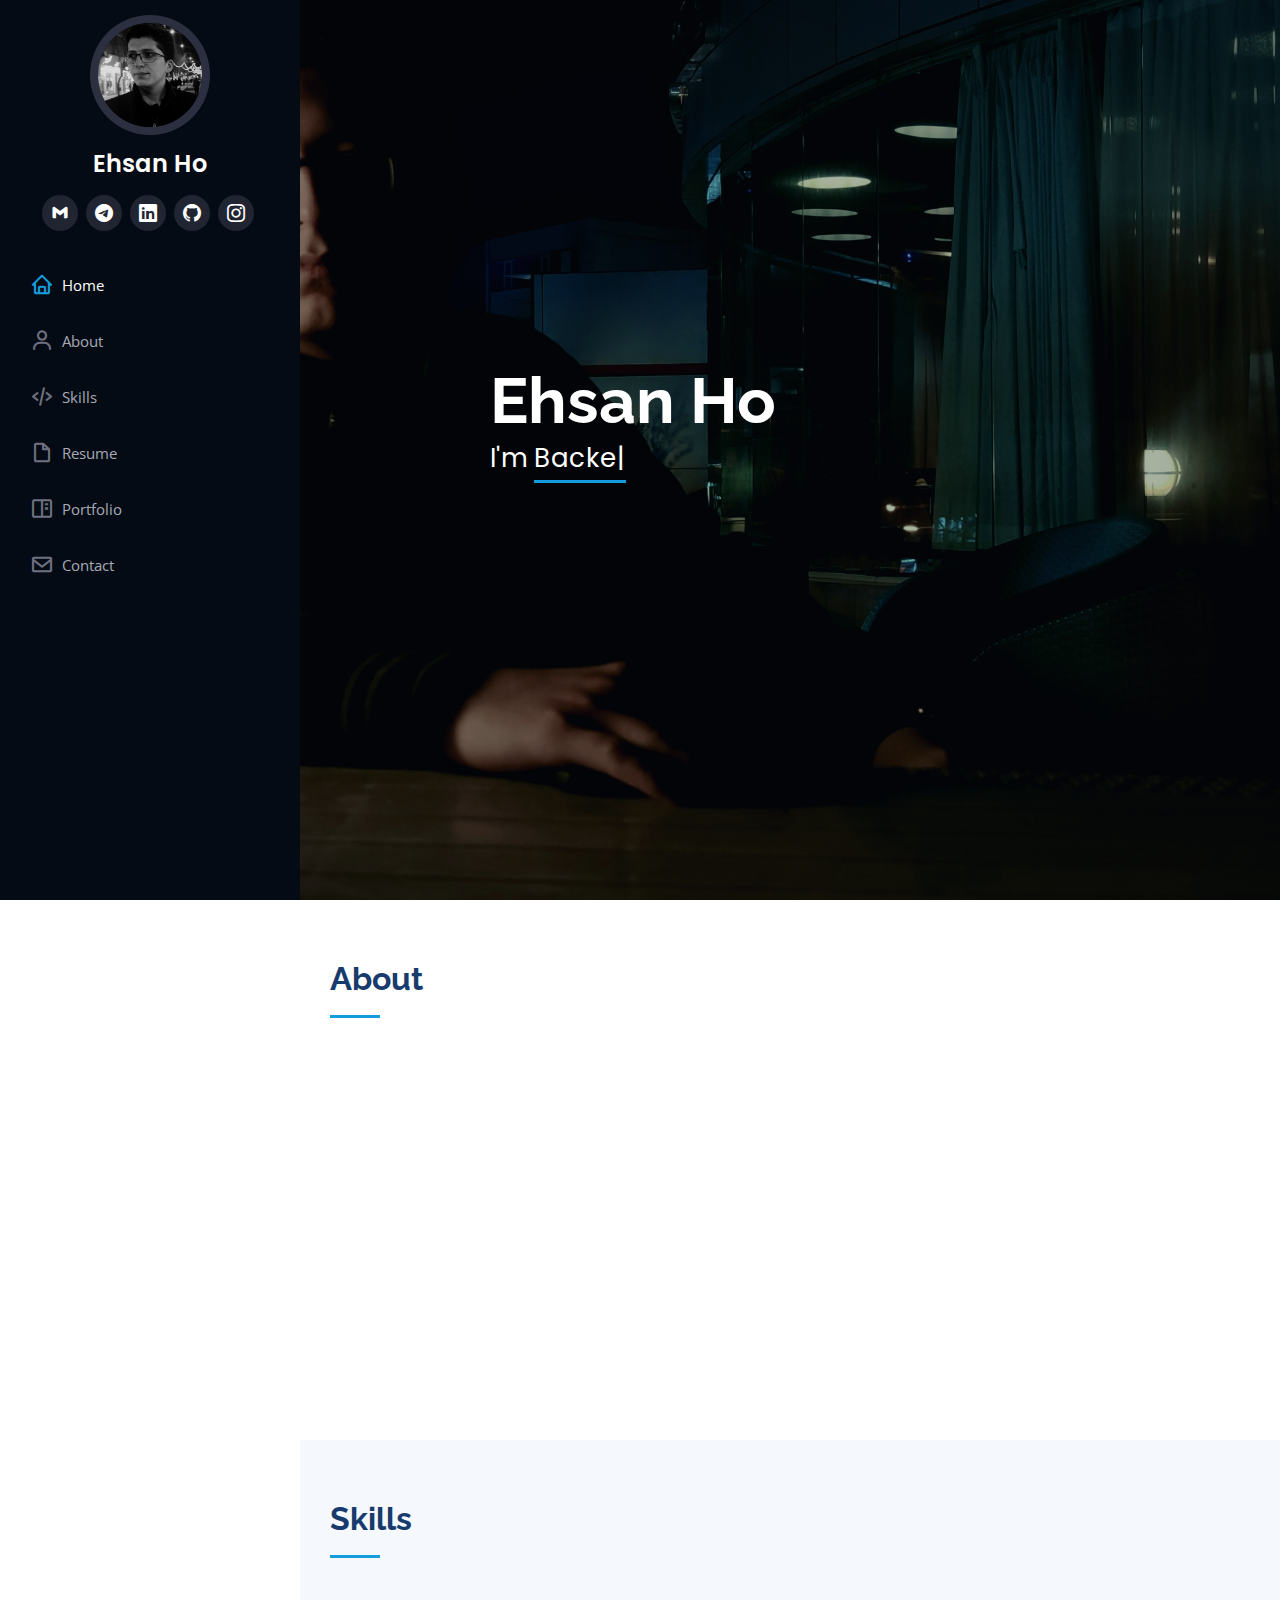
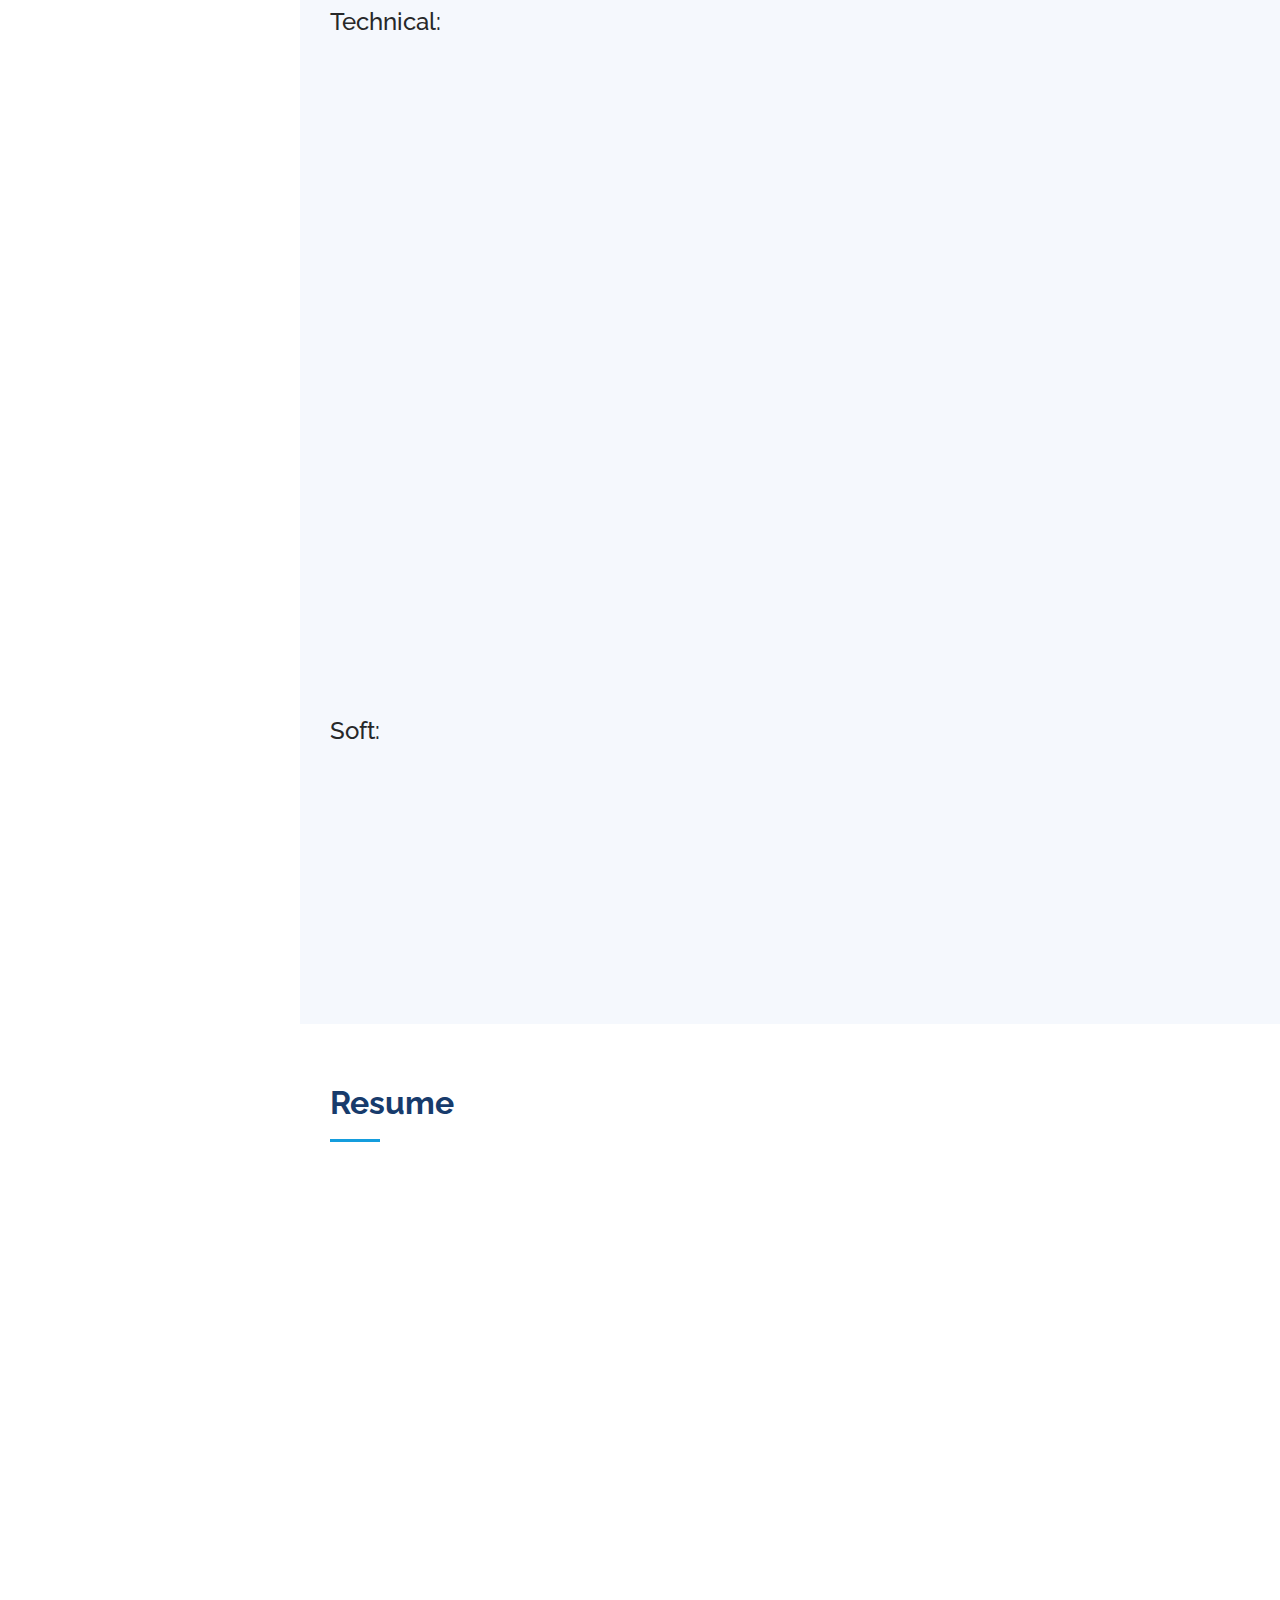
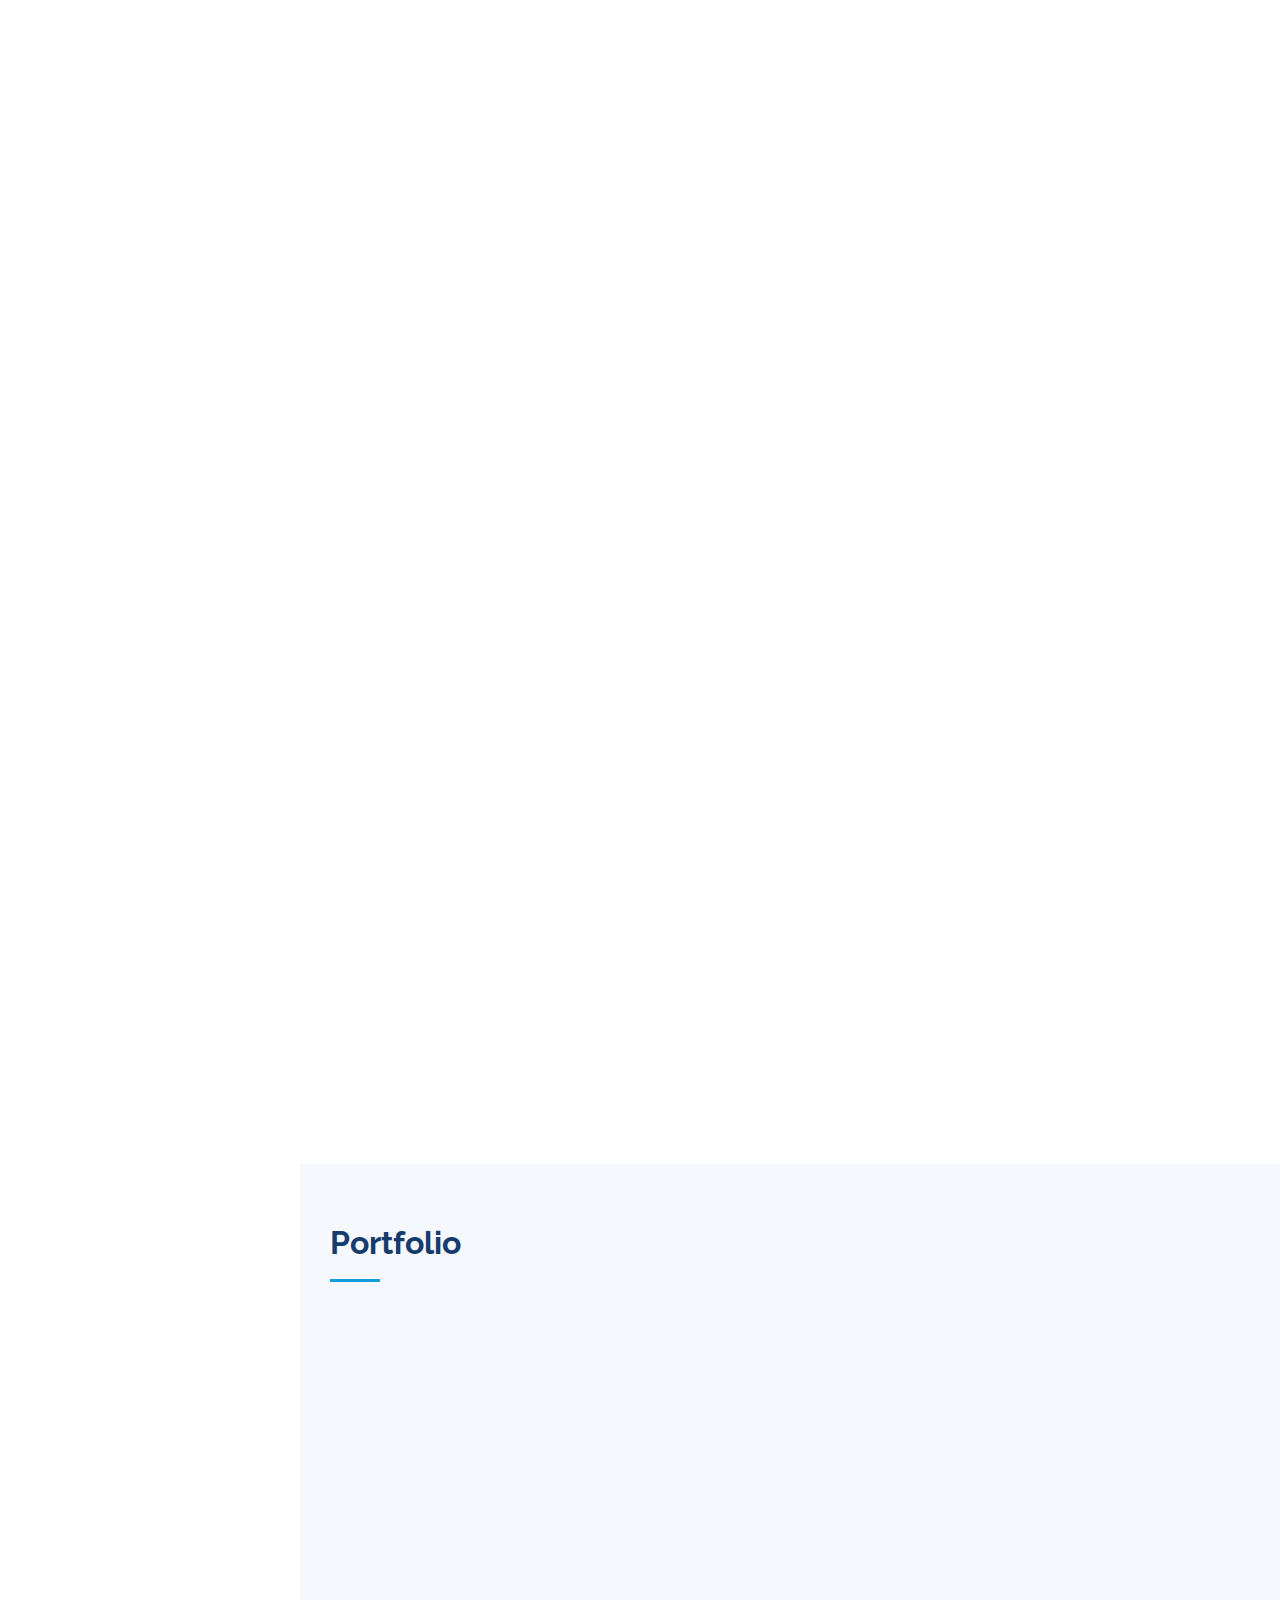
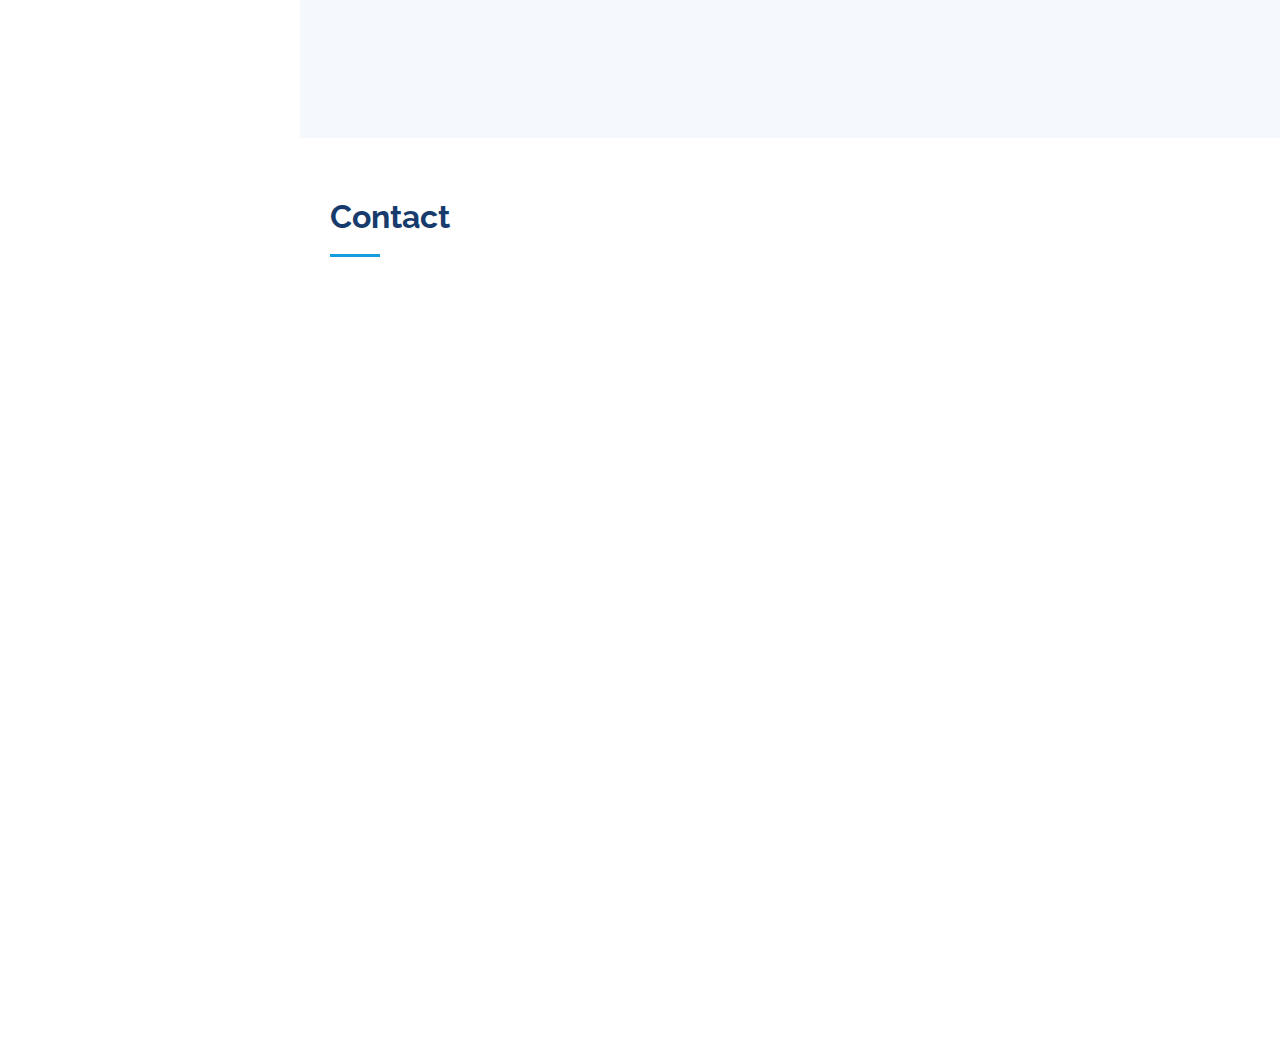
<file: index.html>
<!DOCTYPE html>
<html lang="en">

<head>
  <meta charset="utf-8">
  <meta content="width=device-width, initial-scale=1.0" name="viewport">

  <title>Ehsan Ho Dev</title>
  <meta content="" name="description">
  <meta content="" name="keywords">

  <!-- Favicons -->
  <link rel="apple-touch-icon" sizes="180x180" href="assets/img/favicon/apple-touch-icon.png">
  <link rel="icon" type="image/png" sizes="32x32" href="assets/img/favicon/favicon-32x32.png">
  <link rel="icon" type="image/png" sizes="16x16" href="assets/img/favicon/favicon-16x16.png">
  <link rel="manifest" href="assets/img/favicon/site.webmanifest">

  <!-- Google Fonts -->
  <link href="https://fonts.googleapis.com/css?family=Open+Sans:300,300i,400,400i,600,600i,700,700i|Raleway:300,300i,400,400i,500,500i,600,600i,700,700i|Poppins:300,300i,400,400i,500,500i,600,600i,700,700i" rel="stylesheet">

  <!-- Vendor CSS Files -->
  <link href="assets/vendor/aos/aos.css" rel="stylesheet">
  <link href="assets/vendor/bootstrap/css/bootstrap.min.css" rel="stylesheet">
  <link href="assets/vendor/bootstrap-icons/bootstrap-icons.css" rel="stylesheet">
  <link href="assets/vendor/boxicons/css/boxicons.min.css" rel="stylesheet">
  <link href="assets/vendor/glightbox/css/glightbox.min.css" rel="stylesheet">
  <link href="assets/vendor/swiper/swiper-bundle.min.css" rel="stylesheet">

  <!-- Template Main CSS File -->
  <link href="assets/css/style.css" rel="stylesheet">

</head>

<body>

  <!-- ======= Mobile nav toggle button ======= -->
  <i class="bi bi-list mobile-nav-toggle d-xl-none"></i>

  <!-- ======= Header ======= -->
  <header id="header">
    <div class="d-flex flex-column">

      <div class="profile">
        <img src="assets/img/Me.jpg" alt="" class="img-fluid rounded-circle">
        <h1 class="text-light"><a href="index.html">Ehsan Ho</a></h1>
        <div class="social-links mt-3 text-center">
          <a target="_blank" href="mailto:EhsanHo7939@gmail.com" class="gmail"><i class="bx bxl-gmail"></i></a>
          <a target="_blank" href="https://t.me/EhsanHoDev/" class="telegram"><i class="bx bi-telegram"></i></a>
          <a target="_blank" href="https://www.linkedin.com/in/EhsanHoDev/" class="linkedin"><i class="bx bi-linkedin"></i></a>
          <a target="_blank" href="https://github.com/EhsanHoDev/" class="github"><i class="bx bi-github"></i></a>
          <a target="_blank" href="https://instagram.com/EhsanHoDev/" class="instagram"><i class="bx bi-instagram"></i></a>
        </div>
      </div>

      <nav id="navbar" class="nav-menu navbar">
        <ul>
          <li><a href="#hero" class="nav-link scrollto active"><i class="bx bx-home"></i> <span>Home</span></a></li>
          <li><a href="#about" class="nav-link scrollto"><i class="bx bx-user"></i> <span>About</span></a></li>
          <li><a href="#skills" class="nav-link scrollto"><i class="bx bx-code-alt"></i> <span>Skills</span></a></li>
          <li><a href="#resume" class="nav-link scrollto"><i class="bx bx-file-blank"></i> <span>Resume</span></a></li>
          <li><a href="#portfolio" class="nav-link scrollto"><i class="bx bx-book-content"></i> <span>Portfolio</span></a></li>
          <li><a href="#contact" class="nav-link scrollto"><i class="bx bx-envelope"></i> <span>Contact</span></a></li>
        </ul>
      </nav><!-- .nav-menu -->
    </div>
  </header><!-- End Header -->

  <!-- ======= Hero Section ======= -->
  <section id="hero" class="d-flex flex-column justify-content-center align-items-center">
    <div class="hero-container" data-aos="fade-in">
      <h1>Ehsan Ho</h1>
      <p>I'm <span class="typed" data-typed-items="Backend Developer, Software Engineer"></span></p>
    </div>
  </section><!-- End Hero -->

  <main id="main">

    <!-- ======= About Section ======= -->
    <section id="about" class="about">
      <div class="container">

        <div class="section-title">
          <h2>About</h2>
          <p></p>
        </div>

        <div class="row">
          <div class="col-lg-4" data-aos="fade-right">
            <img src="assets/img/Me.jpg" class="img-fluid" alt="">
          </div>
          <div class="col-lg-8 pt-4 pt-lg-0 content" data-aos="fade-left">
            <h3>Backend, Django, Python Developer.</h3>
            <p class="fst-italic">
              
            </p>
            <p>
              Hi there. I'm Ehsan HoseinOghli.<br>Software & Computer Engineer.<br>Specialized in Backend, Django, Web, Python development.<br>Cyber Security and Network eager learner.<br>In the right frame of mind for teamwork and programming.
            </p>
            <p>I turn Coffee into Applications. &#9749;</p>
            <div class="row">
              <div class="col-lg-8">
                  <p><strong>Birthday:</strong> <span>29 May 2000</span></p>
                  <p><strong>Interests:</strong> <span>Research</span>, <span>Teamwork</span>, <span>Programming</span>, <span>Learning</span>, <span>Teaching</span></p>
              </div>
            </div>
          </div>
        </div>

      </div>
    </section><!-- End About Section -->

    <!-- ======= Skills Section ======= -->
    <section id="skills" class="skills section-bg">
      <div class="container">

        <div class="section-title">
          <h2>Skills</h2>
        </div>

        <div class="row skills-content title">
          <h4>Technical:</h4>
          <div class="col-lg-4" data-aos="fade-up">
            <ul>
              <h5><i class="bi bi-chevron-right"></i> Programming</h5>
              <li style="margin-left:4em"><span class="skill">Python</span></li>
              <li style="margin-left:4em"><span class="skill">SQL</span></li>
            </ul>
            <ul>
              <h5><i class="bi bi-chevron-right"></i> Frameworks</h5>
              <li style="margin-left:4em"><span class="skill">Django</span></li>
              <li style="margin-left:4em"><span class="skill">DRF</span></li>
              <li style="margin-left:4em"><span class="skill">Bootstrap</span></li>
            </ul>
            <ul>
              <h5><i class="bi bi-chevron-right"></i> Databases</h5>
              <li style="margin-left:4em"><span class="skill">PostgreSQL</span></li>
              <li style="margin-left:4em"><span class="skill">MongoDB</span></li>
              <li style="margin-left:4em"><span class="skill">SQLite</span></li>
              <li style="margin-left:4em"><span class="skill">Redis</span></li>
            </ul>
            <ul>
              <h5><i class="bi bi-chevron-right"></i> Container Platform</h5>
              <li style="margin-left:4em"><span class="skill">Docker</span></li>
            </ul>
            <ul>
              <h5><i class="bi bi-chevron-right"></i> Operating Systems</h5>
              <li style="margin-left:4em"><span class="skill">GNU/Linux</span></li>
              <li style="margin-left:4em"><span class="skill">Windows</span></li>
            </ul>
            <ul>
              <h5><i class="bi bi-chevron-right"></i> Servers</h5>
              <li style="margin-left:4em"><span class="skill">Nginx</span></li>
              <li style="margin-left:4em"><span class="skill">Gunicorn</span></li>
            </ul>
          </div>
          <div class="col-lg-4" data-aos="fade-up">
            <ul>
              <h5><i class="bi bi-chevron-right"></i> Architectures & Design Patterns</h5>
              <li style="margin-left:4em"><span class="skill">Client-Server</span></li>
              <li style="margin-left:4em"><span class="skill">Microservice</span></li>
              <li style="margin-left:4em"><span class="skill">Monolithic</span></li>
              <li style="margin-left:4em"><span class="skill">MVC</span></li>
              <li style="margin-left:4em"><span class="skill">MVT</span></li>
            </ul>
            <ul>
              <h5><i class="bi bi-chevron-right"></i> Web</h5>
              <li style="margin-left:4em"><span class="skill">HTML</span></li>
              <li style="margin-left:4em"><span class="skill">CSS</span></li>
            </ul>
            <ul>
              <h5><i class="bi bi-chevron-right"></i> Version Controller</h5>
              <li style="margin-left:4em"><span class="skill">Git</span></li>
              <li style="margin-left:4em"><span class="skill">GitHub</span></li>
            </ul>
            <ul>
              <h5><i class="bi bi-chevron-right"></i> Tools</h5>
              <li style="margin-left:4em"><span class="skill">Visual Studio Code</span></li>
            </ul>
            <ul>
              <h5><i class="bi bi-chevron-right"></i> Others</h5>
              <li style="margin-left:4em"><span class="skill">Agile Scrum Methodology</span></li>
              <li style="margin-left:4em"><span class="skill">JWT Authentication</span></li>
              <li style="margin-left:4em"><span class="skill">Celery</span></li>
              <li style="margin-left:4em"><span class="skill">Clean Code</span></li>
            </ul>
          </div>
        </div>
        
        <br>
        <br>

        <div class="row skills-content title">
          <h4>Soft:</h4>
          <div class="col-lg-4" data-aos="fade-up">
            <ul>
              <li style="font-size:0.9rem; margin-left:4em"><span class="skill">Research and Problem solving</span></li>
              <li style="font-size:0.9rem; margin-left:4em"><span class="skill">Attention to detail and Accuracy</span></li>
              <li style="font-size:0.9rem; margin-left:4em"><span class="skill">Analytical and Logical thinking</span></li>
              <li style="font-size:0.9rem; margin-left:4em"><span class="skill">Continuous and Quick learning</span></li>
              <li style="font-size:0.9rem; margin-left:4em"><span class="skill">Collaboration and Teamwork</span></li>
            </ul>
          </div>
          <div class="col-lg-4" data-aos="fade-up">
            <ul>
              <li style="font-size:0.9rem; margin-left:4em"><span class="skill">Adaptability and Flexibility</span></li>
              <li style="font-size:0.9rem; margin-left:4em"><span class="skill">Communication and Interpersonal skills</span></li>
              <li style="font-size:0.9rem; margin-left:4em"><span class="skill">Time management and Prioritization</span></li>
              <li style="font-size:0.9rem; margin-left:4em"><span class="skill">Creativity and Innovation</span></li>
              <li style="font-size:0.9rem; margin-left:4em"><span class="skill">Self-Improvement and Self-Motivation</span></li>
            </ul>
          </div>
        </div>

      </div>
    </section><!-- End Skills Section -->

    <!-- ======= Resume Section ======= -->
    <section id="resume" class="resume">
      <div class="container">

        <div class="section-title">
          <h2>Resume</h2>
          <p></p>
        </div>

        <div class="row">
          <div class="col-lg-6" data-aos="fade-up">
            <h3 class="resume-title">Summary</h3>
            <div class="resume-item pb-0">
              <h4>Ehsan Ho</h4>
              <p><em>Mid-level Backend developer</em></p>
              <p>Over 3+ years of software engineering experience in analysis, design, development, debugging, implementation and maintenance of various scalable client-server architecture web applications using Python, Django, DRF, HTML, CSS and Bootstrap.</p>
            </div>

            <h3 class="resume-title">Education</h3>
            <div class="resume-item">
              <h4>Bachelor of Computer/Software Engineering</h4>
              <h5>Oct 2019 - Feb 2023</h5>
              <p><em>Azad University, Khoy, Iran</em></p>
              <p>Graduated with an overall <strong>"A"</strong> grade in this academic field,<br>demonstrating a solid commitment to excellence in education.</p>
              <p><strong>88/100</strong></p>
            </div>
            
            <h3 class="resume-title">Languages</h3>
            <div class="resume-item">
              <ul>
                <li>English</li>
                <li>Azerbaijani</li>
                <li>Persian</li>
                <li>Turkish</li>
              </ul>
            </div>
          </div>

          <div class="col-lg-6" data-aos="fade-up" data-aos-delay="100">
            <h3 class="resume-title">Experience</h3>
            <div class="resume-item">
              <h4>Backend Developer</h4>
              <h5>Oct 2021 - Present</h5>
              <p><em>Khoy, Iran</em></p>
              <ul>
                <li>Designed, developed and debugged robust <strong>Web Applications</strong> and <strong>RESTful APIs</strong> using Django and DRF</li>
                <li>Proficient in <strong>Django and DRF basics</strong>, including:<br>
                  <div style="margin-left: 30px"><small>ORM models &#8226; views (function-based, class-based) &#8226; templates &#8226; URLs &#8226; forms &#8226; mixins &#8226; decorators &#8226; tokens &#8226; serializers &#8226; permissions</small></div>
                  <!-- <div class="dropdown">
                    <details>
                      <summary>
                        <div class="dropdown-trigger">
                        </div>
                      </summary>
                      
                      <div class="dropdown-content"> -->
                      <!-- </div>
                    </details> -->
                  <!-- </div> -->
                </li>
                <li>Built and maintained <strong>SQL</strong> and <strong>NoSQL</strong> databases and data models using <strong>SQLite</strong>, <strong>MongoDB</strong> and <strong>PostgreSQL</strong></li>
                <li>Implemented a comprehensive <strong>User Management System</strong> for user registration, authentication and authorization</li>
                <li>Developed an efficient <strong>Email Backend</strong> for various purposes such as verifications, notifications and password resets</li>
                <li>Experienced in utilizing the <strong>Django Template Engine</strong> along with web technologies like <strong>HTML</strong>, <strong>CSS</strong> and <strong>Bootstrap</strong> to create visually appealing interfaces</li>
                <li>Deployed projects on <strong>Linux Servers</strong> using <strong>Docker</strong> for containerization along with <strong>Nginx</strong> as a reverse proxy server and <strong>Gunicorn</strong> as the application server</li>
                <li>Familiarity with caching tools such as <strong>Redis</strong> and <strong>Celery</strong> to optimize performance</li>
              </ul>
            </div>

            <div class="resume-item">
              <h4>Python Developer</h4>
              <h5>Feb 2021 - Present</h5>
              <p><em>Khoy, Iran</em></p>
              <ul>
                <li>Proficient in <strong>Python basics</strong></li>
                <li>Strong knowledge of <strong>Data Structures</strong> to manage and manipulate complex sets of data efficiently</li>
                <li>Experienced with <strong>Object-Oriented Programming (OOP) concepts</strong></li>
                <li>Deep understanding of various <strong>Design Patterns</strong> to architect robust and flexible systems</li>
                <li>Utilized <strong>Python Exception-handling</strong> techniques to handle errors and prevent application crashes gracefully</li>
                <li>Expertise in <strong>Debugging</strong> to identify and resolve issues, ensuring smooth-running applications swiftly</li>
                <li>Familiarity with deploying <strong>Packages</strong> to leverage existing <strong>Libraries and Frameworks effectively</strong></li>
                <li>Integrated <strong>Third-party Tools</strong> into projects to optimize time and effort</li>
              </ul>
            </div>
            <br>

            <a target="_blank" href="assets/pdf/Ehsan_HoseinOghli_Resume.pdf"><span="btn class="btn btn-primary">Download Resume</span></a>
          </div>
        </div>

      </div>
    </section><!-- End Resume Section -->

    <!-- ======= Portfolio Section ======= -->
    <section id="portfolio" class="portfolio section-bg">
      <div class="container">

        <div class="section-title">
          <h2>Portfolio</h2>
          <p></p>
        </div>

        <!-- <div class="row" data-aos="fade-up">
          <div class="col-lg-12 d-flex justify-content-center">
            <ul id="portfolio-flters">
              <li data-filter="*" class="filter-active">All</li>
              <li data-filter=".filter-app">App</li>
              <li data-filter=".filter-card">Card</li>
              <li data-filter=".filter-web">Web</li>
            </ul>
          </div>
        </div> -->

        <div class="row portfolio-container" data-aos="fade-up" data-aos-delay="100">

          <!-- <div class="col-lg-4 col-md-6 portfolio-item filter-app">
            <div class="portfolio-wrap">
              <img src="assets/img/portfolio/portfolio-1.jpg" class="img-fluid" alt="">
              <div class="portfolio-links">
                <a href="assets/img/portfolio/portfolio-1.jpg" data-gallery="portfolioGallery" class="portfolio-lightbox" title="App 1"><i class="bx bx-plus"></i></a>
                <a href="portfolio-details.html" title="More Details"><i class="bx bx-link"></i></a>
              </div>
            </div>
          </div> -->

          <div class="col-lg-6 col-md-6 portfolio-item filter-app">
            <div class="portfolio-wrap">
              <img src="assets/img/portfolio/Cactus.png" class="img-fluid" alt="Cactus">
              <div class="portfolio-links">
                <a href="assets/img/portfolio/Cactus.png" data-gallery="portfolioGallery" class="portfolio-lightbox" title="Cactus"><i class="bx bx-plus"></i></a>
                <a target="_self" href="portfolio-details.html" title="More Details"><i class="bx bx-link"></i></a>
              </div>
            </div>
            <br>
            <p class="text-center"><strong>For more details check the portfolio page.</strong></p>
          </div>

        </div>

      </div>
    </section><!-- End Portfolio Section -->

    <!-- ======= Contact Section ======= -->
    <section id="contact" class="contact">
      <div class="container">

        <div class="section-title">
          <h2>Contact</h2>
          <p></p>
        </div>

        <div class="row" data-aos="fade-in">

          <div class="col-lg-12 d-flex align-items-stretch">
            <div class="info">
              <div class="address">
                <i class="bi bi-geo-alt"></i>
                <h4>Location:</h4>
                <p>Khoy, Iran</p>
              </div>

              <div class="email">
                <i class="bi bi-envelope"></i>
                <h4>Email:</h4>
                <p><a href="mailto:EhsanHo7939@gmail.com">EhsanHo7939@gmail.com</a></p>
              </div>

              <div class="phone">
                <i class="bi bi-phone"></i>
                <h4>Call:</h4>
                <p><a href="tel:+989389140276">+98 938 914 0276</a></p>
              </div>

              <iframe src="https://www.google.com/maps/embed?pb=!1m18!1m12!1m3!1d49930.304425758535!2d44.92622170214466!3d38.541973136517484!2m3!1f0!2f0!3f0!3m2!1i1024!2i768!4f13.1!3m3!1m2!1s0x40116a8584603073%3A0x4da1db9bbdbb884c!2sKhoy%2C%20West%20Azerbaijan%20Province%2C%20Iran!5e0!3m2!1sen!2snl!4v1690228108679!5m2!1sen!2snl" loading="lazy" referrerpolicy="no-referrer-when-downgrade" frameborder="0" style="border:0; width: 100%; height: 290px;" allowfullscreen></iframe>
            </div>

          </div>

        </div>

      </div>
    </section><!-- End Contact Section -->

  </main><!-- End #main -->


  <a href="#" class="back-to-top d-flex align-items-center justify-content-center"><i class="bi bi-arrow-up-short"></i></a>

  <!-- Vendor JS Files -->
  <script src="assets/vendor/purecounter/purecounter_vanilla.js"></script>
  <script src="assets/vendor/aos/aos.js"></script>
  <script src="assets/vendor/bootstrap/js/bootstrap.bundle.min.js"></script>
  <script src="assets/vendor/glightbox/js/glightbox.min.js"></script>
  <script src="assets/vendor/isotope-layout/isotope.pkgd.min.js"></script>
  <script src="assets/vendor/swiper/swiper-bundle.min.js"></script>
  <script src="assets/vendor/typed.js/typed.umd.js"></script>
  <script src="assets/vendor/waypoints/noframework.waypoints.js"></script>

  <!-- Template Main JS File -->
  <script src="assets/js/main.js"></script>

</body>

</html>
</file>
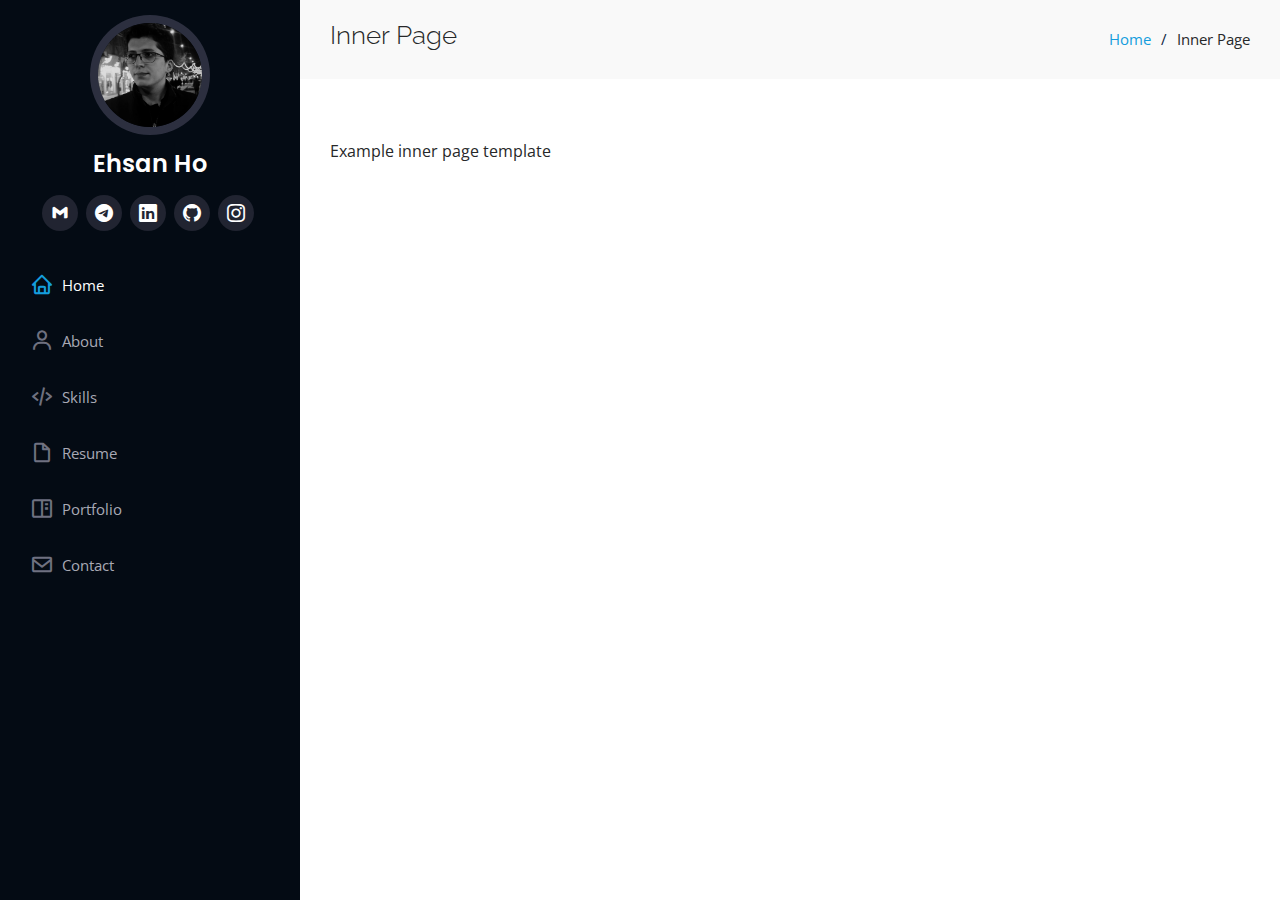
<file: inner-page.html>
<!DOCTYPE html>
<html lang="en">

<head>
  <meta charset="utf-8">
  <meta content="width=device-width, initial-scale=1.0" name="viewport">

  <title>Ehsan Ho Dev</title>
  <meta content="" name="description">
  <meta content="" name="keywords">

  <!-- Favicons -->
  <link rel="apple-touch-icon" sizes="180x180" href="assets/img/favicon/apple-touch-icon.png">
  <link rel="icon" type="image/png" sizes="32x32" href="assets/img/favicon/favicon-32x32.png">
  <link rel="icon" type="image/png" sizes="16x16" href="assets/img/favicon/favicon-16x16.png">
  <link rel="manifest" href="assets/img/favicon/site.webmanifest">

  <!-- Google Fonts -->
  <link href="https://fonts.googleapis.com/css?family=Open+Sans:300,300i,400,400i,600,600i,700,700i|Raleway:300,300i,400,400i,500,500i,600,600i,700,700i|Poppins:300,300i,400,400i,500,500i,600,600i,700,700i" rel="stylesheet">

  <!-- Vendor CSS Files -->
  <link href="assets/vendor/aos/aos.css" rel="stylesheet">
  <link href="assets/vendor/bootstrap/css/bootstrap.min.css" rel="stylesheet">
  <link href="assets/vendor/bootstrap-icons/bootstrap-icons.css" rel="stylesheet">
  <link href="assets/vendor/boxicons/css/boxicons.min.css" rel="stylesheet">
  <link href="assets/vendor/glightbox/css/glightbox.min.css" rel="stylesheet">
  <link href="assets/vendor/swiper/swiper-bundle.min.css" rel="stylesheet">

  <!-- Template Main CSS File -->
  <link href="assets/css/style.css" rel="stylesheet">

</head>

<body>

  <!-- ======= Mobile nav toggle button ======= -->
  <i class="bi bi-list mobile-nav-toggle d-xl-none"></i>

  <!-- ======= Header ======= -->
  <header id="header">
    <div class="d-flex flex-column">

      <div class="profile">
        <img src="assets/img/Me.jpg" alt="" class="img-fluid rounded-circle">
        <h1 class="text-light"><a href="index.html">Ehsan Ho</a></h1>
        <div class="social-links mt-3 text-center">
          <a target="_blank" href="mailto:EhsanHo7939@gmail.com" class="gmail"><i class="bx bxl-gmail"></i></a>
          <a target="_blank" href="https://t.me/EhsanHoDev/" class="telegram"><i class="bx bi-telegram"></i></a>
          <a target="_blank" href="https://www.linkedin.com/in/EhsanHoDev/" class="linkedin"><i class="bx bi-linkedin"></i></a>
          <a target="_blank" href="https://github.com/EhsanHoDev/" class="github"><i class="bx bi-github"></i></a>
          <a target="_blank" href="https://instagram.com/EhsanHoDev/" class="instagram"><i class="bx bi-instagram"></i></a>
        </div>
      </div>

      <nav id="navbar" class="nav-menu navbar">
        <ul>
          <li><a href="index.html#hero" class="nav-link scrollto active"><i class="bx bx-home"></i> <span>Home</span></a></li>
          <li><a href="index.html#about" class="nav-link scrollto"><i class="bx bx-user"></i> <span>About</span></a></li>
          <li><a href="index.html#skills" class="nav-link scrollto"><i class="bx bx-code-alt"></i> <span>Skills</span></a></li>
          <li><a href="index.html#resume" class="nav-link scrollto"><i class="bx bx-file-blank"></i> <span>Resume</span></a></li>
          <li><a href="index.html#portfolio" class="nav-link scrollto"><i class="bx bx-book-content"></i> <span>Portfolio</span></a></li>
          <li><a href="index.html#contact" class="nav-link scrollto"><i class="bx bx-envelope"></i> <span>Contact</span></a></li>
        </ul>
      </nav><!-- .nav-menu -->
    </div>
  </header><!-- End Header -->

  <main id="main">

    <!-- ======= Breadcrumbs ======= -->
    <section class="breadcrumbs">
      <div class="container">

        <div class="d-flex justify-content-between align-items-center">
          <h2>Inner Page</h2>
          <ol>
            <li><a href="index.html">Home</a></li>
            <li>Inner Page</li>
          </ol>
        </div>

      </div>
    </section><!-- End Breadcrumbs -->

    <section class="inner-page">
      <div class="container">
        <p>
          Example inner page template
        </p>
      </div>
    </section>

  </main><!-- End #main -->

  <a href="#" class="back-to-top d-flex align-items-center justify-content-center"><i class="bi bi-arrow-up-short"></i></a>

  <!-- Vendor JS Files -->
  <script src="assets/vendor/purecounter/purecounter_vanilla.js"></script>
  <script src="assets/vendor/aos/aos.js"></script>
  <script src="assets/vendor/bootstrap/js/bootstrap.bundle.min.js"></script>
  <script src="assets/vendor/glightbox/js/glightbox.min.js"></script>
  <script src="assets/vendor/isotope-layout/isotope.pkgd.min.js"></script>
  <script src="assets/vendor/swiper/swiper-bundle.min.js"></script>
  <script src="assets/vendor/typed.js/typed.umd.js"></script>
  <script src="assets/vendor/waypoints/noframework.waypoints.js"></script>

  <!-- Template Main JS File -->
  <script src="assets/js/main.js"></script>

</body>

</html>
</file>
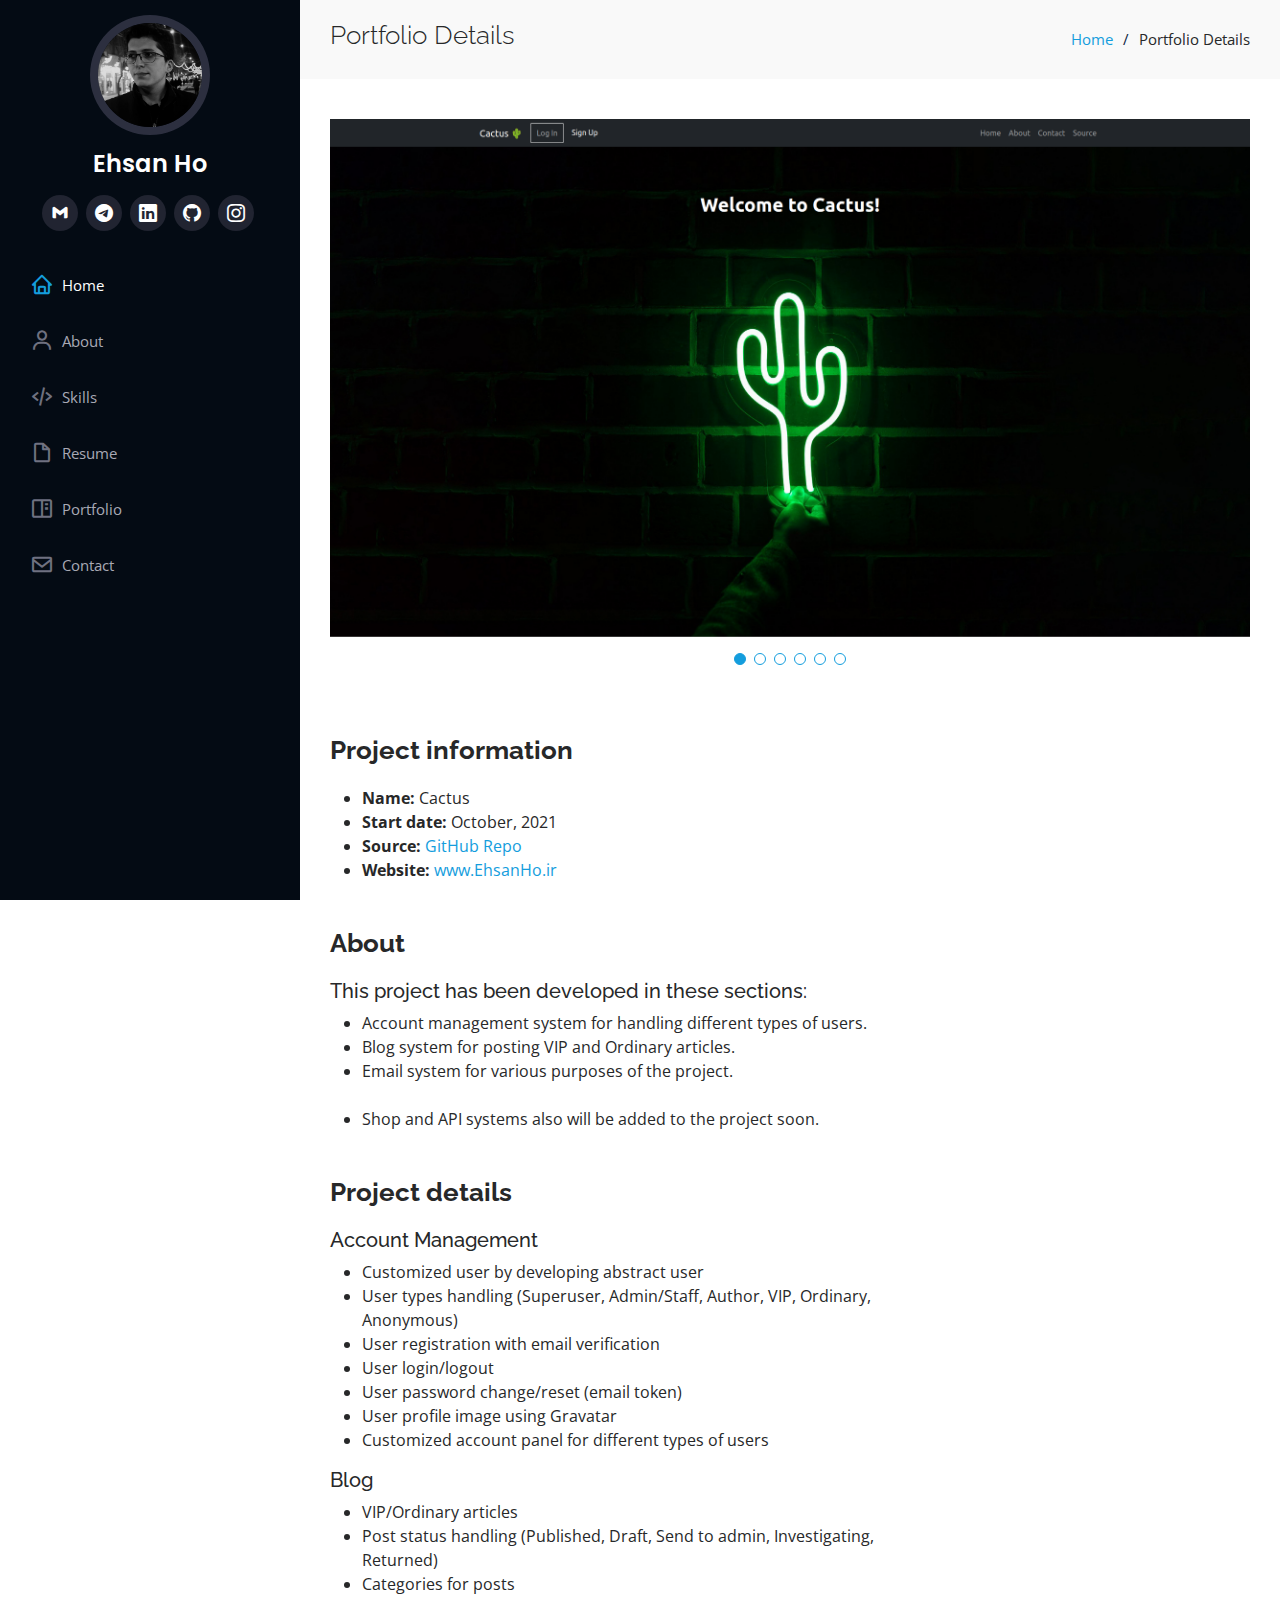
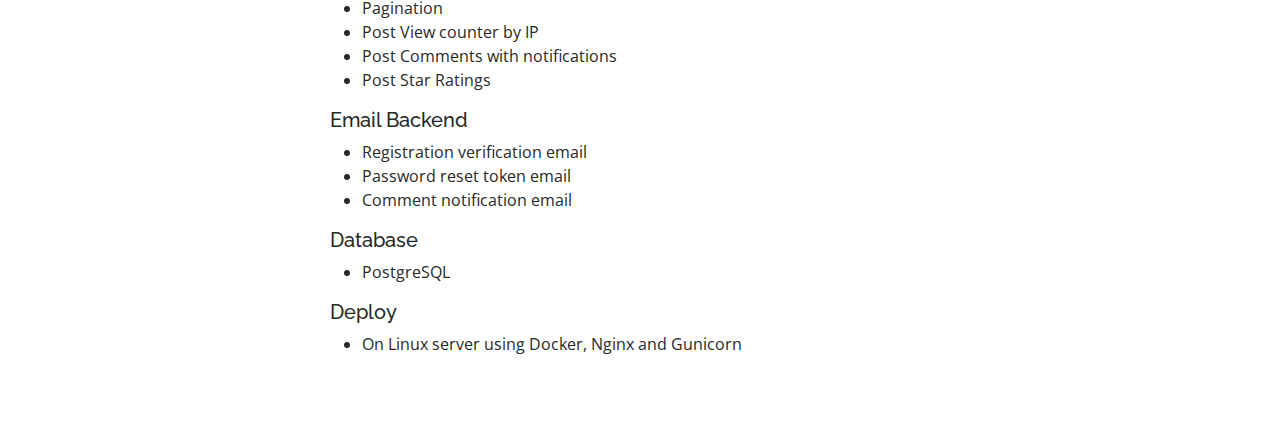
<file: portfolio-details.html>
<!DOCTYPE html>
<html lang="en">

<head>
  <meta charset="utf-8">
  <meta content="width=device-width, initial-scale=1.0" name="viewport">

  <title>Ehsan Ho Dev</title>
  <meta content="" name="description">
  <meta content="" name="keywords">

  <!-- Favicons -->
  <link rel="apple-touch-icon" sizes="180x180" href="assets/img/favicon/apple-touch-icon.png">
  <link rel="icon" type="image/png" sizes="32x32" href="assets/img/favicon/favicon-32x32.png">
  <link rel="icon" type="image/png" sizes="16x16" href="assets/img/favicon/favicon-16x16.png">
  <link rel="manifest" href="assets/img/favicon/site.webmanifest">

  <!-- Google Fonts -->
  <link href="https://fonts.googleapis.com/css?family=Open+Sans:300,300i,400,400i,600,600i,700,700i|Raleway:300,300i,400,400i,500,500i,600,600i,700,700i|Poppins:300,300i,400,400i,500,500i,600,600i,700,700i" rel="stylesheet">

  <!-- Vendor CSS Files -->
  <link href="assets/vendor/aos/aos.css" rel="stylesheet">
  <link href="assets/vendor/bootstrap/css/bootstrap.min.css" rel="stylesheet">
  <link href="assets/vendor/bootstrap-icons/bootstrap-icons.css" rel="stylesheet">
  <link href="assets/vendor/boxicons/css/boxicons.min.css" rel="stylesheet">
  <link href="assets/vendor/glightbox/css/glightbox.min.css" rel="stylesheet">
  <link href="assets/vendor/swiper/swiper-bundle.min.css" rel="stylesheet">

  <!-- Template Main CSS File -->
  <link href="assets/css/style.css" rel="stylesheet">

</head>

<body>

  <!-- ======= Mobile nav toggle button ======= -->
  <i class="bi bi-list mobile-nav-toggle d-xl-none"></i>

  <!-- ======= Header ======= -->
  <header id="header">
    <div class="d-flex flex-column">

      <div class="profile">
        <img src="assets/img/Me.jpg" alt="" class="img-fluid rounded-circle">
        <h1 class="text-light"><a href="index.html">Ehsan Ho</a></h1>
        <div class="social-links mt-3 text-center">
          <a target="_blank" href="mailto:EhsanHo7939@gmail.com" class="gmail"><i class="bx bxl-gmail"></i></a>
          <a target="_blank" href="https://t.me/EhsanHoDev/" class="telegram"><i class="bx bi-telegram"></i></a>
          <a target="_blank" href="https://www.linkedin.com/in/EhsanHoDev/" class="linkedin"><i class="bx bi-linkedin"></i></a>
          <a target="_blank" href="https://github.com/EhsanHoDev/" class="github"><i class="bx bi-github"></i></a>
          <a target="_blank" href="https://instagram.com/EhsanHoDev/" class="instagram"><i class="bx bi-instagram"></i></a>
        </div>
      </div>

      <nav id="navbar" class="nav-menu navbar">
        <ul>
          <li><a href="index.html#hero" class="nav-link scrollto active"><i class="bx bx-home"></i> <span>Home</span></a></li>
          <li><a href="index.html#about" class="nav-link scrollto"><i class="bx bx-user"></i> <span>About</span></a></li>
          <li><a href="index.html#skills" class="nav-link scrollto"><i class="bx bx-code-alt"></i> <span>Skills</span></a></li>
          <li><a href="index.html#resume" class="nav-link scrollto"><i class="bx bx-file-blank"></i> <span>Resume</span></a></li>
          <li><a href="index.html#portfolio" class="nav-link scrollto"><i class="bx bx-book-content"></i> <span>Portfolio</span></a></li>
          <li><a href="index.html#contact" class="nav-link scrollto"><i class="bx bx-envelope"></i> <span>Contact</span></a></li>
        </ul>
      </nav><!-- .nav-menu -->
    </div>
  </header><!-- End Header -->

  <main id="main">

    <!-- ======= Breadcrumbs ======= -->
    <section id="breadcrumbs" class="breadcrumbs">
      <div class="container">

        <div class="d-flex justify-content-between align-items-center">
          <h2>Portfolio Details</h2>
          <ol>
            <li><a href="index.html#portfolio">Home</a></li>
            <li>Portfolio Details</li>
          </ol>
        </div>

      </div>
    </section><!-- End Breadcrumbs -->

    <!-- ======= Portfolio Details Section ======= -->
    <section id="portfolio-details" class="portfolio-details">
      <div class="container">

        <div class="row gy-4">

          <div class="col-12">
            <div class="portfolio-details-slider swiper">
              <div class="swiper-wrapper align-items-center">

                <div class="swiper-slide">
                  <img src="assets/img/portfolio/Cactus.png" alt="Cactus">
                </div>

                <div class="swiper-slide">
                  <img src="assets/img/portfolio/Post_details.png" alt="Post_details">
                </div>

                <div class="swiper-slide">
                  <img src="assets/img/portfolio/Star_comments.png" alt="Star_comments">
                </div>
                
                <div class="swiper-slide">
                  <img src="assets/img/portfolio/Admin_panel.png" alt="Admin_panel">
                </div>

                <div class="swiper-slide">
                  <img src="assets/img/portfolio/Add_article.png" alt="Add_article">
                </div>

                <div class="swiper-slide">
                  <img src="assets/img/portfolio/Profile.png" alt="Profile">
                </div>

              </div>
              <div class="swiper-pagination"></div>
            </div>
          </div>

          <div class="col-lg-8">

            <div class="portfolio-description">
              <h2>Project information</h2>
              <ul>
                <li><strong>Name:</strong> Cactus</li>
                <li><strong>Start date:</strong> October, 2021</li>
                <li><strong>Source:</strong> <a target="_blank" href="https://github.com/EhsanHoDev/DjangoSample">GitHub Repo</a></li>
                <li><strong>Website:</strong> <a target="_blank" href="https://EhsanHo.ir">www.EhsanHo.ir</a></li>
              </ul>
            </div>

            <div class="portfolio-description">
              <h2>About</h2>
              <h5>This project has been developed in these sections:</h5>
              <ul>
                <li>Account management system for handling different types of users.</li>
                <li>Blog system for posting VIP and Ordinary articles.</li>
                <li>Email system for various purposes of the project.</li>
                <br>
                <li>Shop and API systems also will be added to the project soon.</li>
              </ul>
            </div>

            <div class="portfolio-description">
              <h2>Project details</h2>
              
              <h5>Account Management</h5>
              <ul>
                <li>Customized user by developing abstract user</li>
                <li>User types handling (Superuser, Admin/Staff, Author, VIP, Ordinary, Anonymous)</li>
                <li>User registration with email verification</li>
                <li>User login/logout</li>
                <li>User password change/reset (email token)</li>
                <li>User profile image using Gravatar</li>
                <li>Customized account panel for different types of users</li>
              </ul>

              <h5>Blog</h5>
              <ul>
                <li>VIP/Ordinary articles</li>
                <li>Post status handling (Published, Draft, Send to admin, Investigating, Returned)</li>
                <li>Categories for posts</li>
                <li>Pagination</li>
                <li>Post View counter by IP</li>
                <li>Post Comments with notifications</li>
                <li>Post Star Ratings</li>
              </ul>

              <h5>Email Backend</h5>
              <ul>
                <li>Registration verification email</li>
                <li>Password reset token email</li>
                <li>Comment notification email</li>
              </ul>

              <h5>Database</h5>
              <ul>
                <li>PostgreSQL</li>
              </ul>

              <h5>Deploy</h5>
              <ul>
                <li>On Linux server using Docker, Nginx and Gunicorn</li>
              </ul>

            </div>

          </div>

        </div>

      </div>
    </section><!-- End Portfolio Details Section -->

  </main><!-- End #main -->

  <a href="#" class="back-to-top d-flex align-items-center justify-content-center"><i class="bi bi-arrow-up-short"></i></a>

  <!-- Vendor JS Files -->
  <script src="assets/vendor/purecounter/purecounter_vanilla.js"></script>
  <script src="assets/vendor/aos/aos.js"></script>
  <script src="assets/vendor/bootstrap/js/bootstrap.bundle.min.js"></script>
  <script src="assets/vendor/glightbox/js/glightbox.min.js"></script>
  <script src="assets/vendor/isotope-layout/isotope.pkgd.min.js"></script>
  <script src="assets/vendor/swiper/swiper-bundle.min.js"></script>
  <script src="assets/vendor/typed.js/typed.umd.js"></script>
  <script src="assets/vendor/waypoints/noframework.waypoints.js"></script>

  <!-- Template Main JS File -->
  <script src="assets/js/main.js"></script>

</body>

</html>
</file>
<file: assets/css/style.css>
/*--------------------------------------------------------------
# General
--------------------------------------------------------------*/
body {
  font-family: "Open Sans", sans-serif;
  color: #272829;
}

a {
  color: #149ddd;
  text-decoration: none;
}

a:hover {
  color: #37b3ed;
  text-decoration: none;
}

h1,
h2,
h3,
h4,
h5,
h6 {
  font-family: "Raleway", sans-serif;
}

/*--------------------------------------------------------------
# Back to top button
--------------------------------------------------------------*/
.back-to-top {
  position: fixed;
  visibility: hidden;
  opacity: 0;
  right: 15px;
  bottom: 15px;
  z-index: 996;
  background: #149ddd;
  width: 40px;
  height: 40px;
  border-radius: 50px;
  transition: all 0.4s;
}

.back-to-top i {
  font-size: 28px;
  color: #fff;
  line-height: 0;
}

.back-to-top:hover {
  background: #2eafec;
  color: #fff;
}

.back-to-top.active {
  visibility: visible;
  opacity: 1;
}

/*--------------------------------------------------------------
# Header
--------------------------------------------------------------*/
#header {
  position: fixed;
  top: 0;
  left: 0;
  bottom: 0;
  width: 300px;
  transition: all ease-in-out 0.5s;
  z-index: 9997;
  transition: all 0.5s;
  padding: 0 15px;
  background: #040b14;
  overflow-y: auto;
}

#header .profile img {
  margin: 15px auto;
  display: block;
  width: 120px;
  border: 8px solid #2c2f3f;
}

#header .profile h1 {
  font-size: 24px;
  margin: 0;
  padding: 0;
  font-weight: 600;
  -moz-text-align-last: center;
  text-align-last: center;
  font-family: "Poppins", sans-serif;
}

#header .profile h1 a,
#header .profile h1 a:hover {
  color: #fff;
  text-decoration: none;
}

#header .profile .social-links a {
  font-size: 18px;
  display: inline-block;
  background: #212431;
  color: #fff;
  line-height: 1;
  padding: 8px 0;
  margin-right: 4px;
  border-radius: 50%;
  text-align: center;
  width: 36px;
  height: 36px;
  transition: 0.3s;
}

#header .profile .social-links a:hover {
  background: #149ddd;
  color: #fff;
  text-decoration: none;
}

#main {
  margin-left: 300px;
}

.container,
.container-fluid {
  padding-left: 30px;
  padding-right: 30px;
}

@media (max-width: 1199px) {
  #header {
    left: -300px;
  }

  #main {
    margin-left: 0;
  }

  .container,
  .container-fluid {
    padding-left: 12px;
    padding-right: 12px;
  }
}

/*--------------------------------------------------------------
# Navigation Menu
--------------------------------------------------------------*/
/* Desktop Navigation */
.nav-menu {
  padding: 30px 0 0 0;
}

.nav-menu * {
  margin: 0;
  padding: 0;
  list-style: none;
}

.nav-menu>ul>li {
  position: relative;
  white-space: nowrap;
}

.nav-menu a,
.nav-menu a:focus {
  display: flex;
  align-items: center;
  color: #a8a9b4;
  padding: 12px 15px;
  margin-bottom: 8px;
  transition: 0.3s;
  font-size: 15px;
}

.nav-menu a i,
.nav-menu a:focus i {
  font-size: 24px;
  padding-right: 8px;
  color: #6f7180;
}

.nav-menu a:hover,
.nav-menu .active,
.nav-menu .active:focus,
.nav-menu li:hover>a {
  text-decoration: none;
  color: #fff;
}

.nav-menu a:hover i,
.nav-menu .active i,
.nav-menu .active:focus i,
.nav-menu li:hover>a i {
  color: #149ddd;
}

/* Mobile Navigation */
.mobile-nav-toggle {
  position: fixed;
  right: 15px;
  top: 15px;
  z-index: 9998;
  border: 0;
  font-size: 24px;
  transition: all 0.4s;
  outline: none !important;
  background-color: #149ddd;
  color: #fff;
  width: 40px;
  height: 40px;
  display: inline-flex;
  align-items: center;
  justify-content: center;
  line-height: 0;
  border-radius: 50px;
  cursor: pointer;
}

.mobile-nav-active {
  overflow: hidden;
}

.mobile-nav-active #header {
  left: 0;
}

/*--------------------------------------------------------------
# Hero Section
--------------------------------------------------------------*/
#hero {
  width: 100%;
  height: 100vh;
  background: url("../img/BG.jpg") top center;
  background-size: cover;
}

#hero:before {
  content: "";
  background: rgba(5, 13, 24, 0.3);
  position: absolute;
  bottom: 0;
  top: 0;
  left: 0;
  right: 0;
  z-index: 1;
}

#hero .hero-container {
  position: relative;
  z-index: 2;
  min-width: 300px;
}

#hero h1 {
  margin: 0 0 10px 0;
  font-size: 64px;
  font-weight: 700;
  line-height: 56px;
  color: #fff;
}

#hero p {
  color: #fff;
  margin-bottom: 50px;
  font-size: 26px;
  font-family: "Poppins", sans-serif;
}

#hero p span {
  color: #fff;
  padding-bottom: 4px;
  letter-spacing: 1px;
  border-bottom: 3px solid #149ddd;
}

@media (min-width: 1024px) {
  #hero {
    background-attachment: fixed;
  }
}

@media (max-width: 768px) {
  #hero h1 {
    font-size: 28px;
    line-height: 36px;
  }

  #hero h2 {
    font-size: 18px;
    line-height: 24px;
    margin-bottom: 30px;
  }
}

/*--------------------------------------------------------------
# Sections General
--------------------------------------------------------------*/
section {
  padding: 60px 0;
  overflow: hidden;
}

.section-bg {
  background: #f5f8fd;
}

.section-title {
  padding-bottom: 30px;
}

.section-title h2 {
  font-size: 32px;
  font-weight: bold;
  margin-bottom: 20px;
  padding-bottom: 20px;
  position: relative;
  color: #173b6c;
}

.section-title h2::after {
  content: "";
  position: absolute;
  display: block;
  width: 50px;
  height: 3px;
  background: #149ddd;
  bottom: 0;
  left: 0;
}

.section-title p {
  margin-bottom: 0;
}

/*--------------------------------------------------------------
# About
--------------------------------------------------------------*/
.about .content h3 {
  font-weight: 700;
  font-size: 26px;
  color: #173b6c;
}

.about .content ul {
  list-style: none;
  padding: 0;
}

.about .content ul li {
  margin-bottom: 20px;
  display: flex;
  align-items: center;
}

.about .content ul strong {
  margin-right: 10px;
}

.about .content ul i {
  font-size: 16px;
  margin-right: 5px;
  color: #149ddd;
  line-height: 0;
}

.about .content p:last-child {
  margin-bottom: 0;
}

/*--------------------------------------------------------------
# Facts
--------------------------------------------------------------*/
.facts {
  padding-bottom: 30px;
}

.facts .count-box {
  padding: 30px;
  width: 100%;
}

.facts .count-box i {
  display: block;
  font-size: 44px;
  color: #149ddd;
  float: left;
  line-height: 0;
}

.facts .count-box span {
  font-size: 48px;
  line-height: 40px;
  display: block;
  font-weight: 700;
  color: #050d18;
  margin-left: 60px;
}

.facts .count-box p {
  padding: 15px 0 0 0;
  margin: 0 0 0 60px;
  font-family: "Raleway", sans-serif;
  font-size: 14px;
  color: #122f57;
}

.facts .count-box a {
  font-weight: 600;
  display: block;
  margin-top: 20px;
  color: #122f57;
  font-size: 15px;
  font-family: "Poppins", sans-serif;
  transition: ease-in-out 0.3s;
}

.facts .count-box a:hover {
  color: #1f5297;
}

/*--------------------------------------------------------------
# Akills
--------------------------------------------------------------*/
.skills .progress {
  height: 60px;
  display: block;
  background: none;
  border-radius: 0;
}

.skills .progress .skill {
  padding: 0;
  margin: 0 0 6px 0;
  text-transform: uppercase;
  display: block;
  font-weight: 600;
  font-family: "Poppins", sans-serif;
  color: #050d18;
}

.skills .progress .skill .val {
  float: right;
  font-style: normal;
}

.skills .progress-bar-wrap {
  background: #dce8f8;
  height: 10px;
}

.skills .progress-bar {
  width: 1px;
  height: 10px;
  transition: 0.9s;
  background-color: #149ddd;
}

/*--------------------------------------------------------------
# Resume
--------------------------------------------------------------*/
.resume .resume-title {
  font-size: 26px;
  font-weight: 700;
  margin-top: 20px;
  margin-bottom: 20px;
  color: #050d18;
}

.resume .resume-item {
  padding: 0 0 20px 20px;
  margin-top: -2px;
  border-left: 2px solid #1f5297;
  position: relative;
}

.resume .resume-item h4 {
  line-height: 18px;
  font-size: 18px;
  font-weight: 600;
  text-transform: uppercase;
  font-family: "Poppins", sans-serif;
  color: #050d18;
  margin-bottom: 10px;
}

.resume .resume-item h5 {
  font-size: 16px;
  background: #e4edf9;
  padding: 5px 15px;
  display: inline-block;
  font-weight: 600;
  margin-bottom: 10px;
}

.resume .resume-item ul {
  padding-left: 20px;
}

.resume .resume-item ul li {
  padding-bottom: 10px;
}

.resume .resume-item:last-child {
  padding-bottom: 0;
}

.resume .resume-item::before {
  content: "";
  position: absolute;
  width: 16px;
  height: 16px;
  border-radius: 50px;
  left: -9px;
  top: 0;
  background: #fff;
  border: 2px solid #1f5297;
}

/*--------------------------------------------------------------
# Portfolio
--------------------------------------------------------------*/
.portfolio .portfolio-item {
  margin-bottom: 30px;
}

.portfolio #portfolio-flters {
  padding: 0;
  margin: 0 auto 35px auto;
  list-style: none;
  text-align: center;
  background: #fff;
  border-radius: 50px;
  padding: 2px 15px;
}

.portfolio #portfolio-flters li {
  cursor: pointer;
  display: inline-block;
  padding: 10px 15px 8px 15px;
  font-size: 14px;
  font-weight: 600;
  line-height: 1;
  text-transform: uppercase;
  color: #272829;
  margin-bottom: 5px;
  transition: all 0.3s ease-in-out;
}

.portfolio #portfolio-flters li:hover,
.portfolio #portfolio-flters li.filter-active {
  color: #149ddd;
}

.portfolio #portfolio-flters li:last-child {
  margin-right: 0;
}

.portfolio .portfolio-wrap {
  transition: 0.3s;
  position: relative;
  overflow: hidden;
  z-index: 1;
}

.portfolio .portfolio-wrap::before {
  content: "";
  background: rgba(255, 255, 255, 0.5);
  position: absolute;
  left: 0;
  right: 0;
  top: 0;
  bottom: 0;
  transition: all ease-in-out 0.3s;
  z-index: 2;
  opacity: 0;
}

.portfolio .portfolio-wrap .portfolio-links {
  opacity: 1;
  left: 0;
  right: 0;
  bottom: -60px;
  z-index: 3;
  position: absolute;
  transition: all ease-in-out 0.3s;
  display: flex;
  justify-content: center;
}

.portfolio .portfolio-wrap .portfolio-links a {
  color: #fff;
  font-size: 28px;
  text-align: center;
  background: rgba(20, 157, 221, 0.75);
  transition: 0.3s;
  width: 50%;
}

.portfolio .portfolio-wrap .portfolio-links a:hover {
  background: rgba(20, 157, 221, 0.95);
}

.portfolio .portfolio-wrap .portfolio-links a+a {
  border-left: 1px solid #37b3ed;
}

.portfolio .portfolio-wrap:hover::before {
  top: 0;
  left: 0;
  right: 0;
  bottom: 0;
  opacity: 1;
}

.portfolio .portfolio-wrap:hover .portfolio-links {
  opacity: 1;
  bottom: 0;
}

/*--------------------------------------------------------------
# Portfolio Details
--------------------------------------------------------------*/
.portfolio-details {
  padding-top: 40px;
}

.portfolio-details .portfolio-details-slider img {
  width: 100%;
}

.portfolio-details .portfolio-details-slider .swiper-pagination {
  margin-top: 20px;
  position: relative;
}

.portfolio-details .portfolio-details-slider .swiper-pagination .swiper-pagination-bullet {
  width: 12px;
  height: 12px;
  background-color: #fff;
  opacity: 1;
  border: 1px solid #149ddd;
}

.portfolio-details .portfolio-details-slider .swiper-pagination .swiper-pagination-bullet-active {
  background-color: #149ddd;
}

.portfolio-details .portfolio-info {
  padding: 30px;
  box-shadow: 0px 0 30px rgba(5, 13, 24, 0.08);
}

.portfolio-details .portfolio-info h3 {
  font-size: 22px;
  font-weight: 700;
  margin-bottom: 20px;
  padding-bottom: 20px;
  border-bottom: 1px solid #eee;
}

.portfolio-details .portfolio-info ul {
  list-style: none;
  padding: 0;
  font-size: 15px;
}

.portfolio-details .portfolio-info ul li+li {
  margin-top: 10px;
}

.portfolio-details .portfolio-description {
  padding-top: 30px;
}

.portfolio-details .portfolio-description h2 {
  font-size: 26px;
  font-weight: 700;
  margin-bottom: 20px;
}

.portfolio-details .portfolio-description p {
  padding: 0;
}

/*--------------------------------------------------------------
# Services
--------------------------------------------------------------*/
.services .icon-box {
  margin-bottom: 20px;
}

.services .icon {
  float: left;
  display: flex;
  align-items: center;
  justify-content: center;
  width: 54px;
  height: 54px;
  background: #149ddd;
  border-radius: 50%;
  transition: 0.5s;
  border: 1px solid #149ddd;
}

.services .icon i {
  color: #fff;
  font-size: 24px;
  line-height: 0;
}

.services .icon-box:hover .icon {
  background: #fff;
}

.services .icon-box:hover .icon i {
  color: #149ddd;
}

.services .title {
  margin-left: 80px;
  font-weight: 700;
  margin-bottom: 15px;
  font-size: 18px;
}

.services .title a {
  color: #343a40;
}

.services .title a:hover {
  color: #149ddd;
}

.services .description {
  margin-left: 80px;
  line-height: 24px;
  font-size: 14px;
}

/*--------------------------------------------------------------
# Testimonials
--------------------------------------------------------------*/
.testimonials .testimonials-carousel,
.testimonials .testimonials-slider {
  overflow: hidden;
}

.testimonials .testimonial-item {
  box-sizing: content-box;
  text-align: center;
  min-height: 320px;
}

.testimonials .testimonial-item .testimonial-img {
  width: 90px;
  border-radius: 50%;
  margin: 0 auto;
}

.testimonials .testimonial-item h3 {
  font-size: 18px;
  font-weight: bold;
  margin: 10px 0 5px 0;
  color: #111;
}

.testimonials .testimonial-item h4 {
  font-size: 14px;
  color: #999;
  margin: 0;
}

.testimonials .testimonial-item .quote-icon-left,
.testimonials .testimonial-item .quote-icon-right {
  color: #c3e8fa;
  font-size: 26px;
}

.testimonials .testimonial-item .quote-icon-left {
  display: inline-block;
  left: -5px;
  position: relative;
}

.testimonials .testimonial-item .quote-icon-right {
  display: inline-block;
  right: -5px;
  position: relative;
  top: 10px;
}

.testimonials .testimonial-item p {
  font-style: italic;
  margin: 0 15px 15px 15px;
  padding: 20px;
  background: #fff;
  position: relative;
  margin-bottom: 35px;
  border-radius: 6px;
  box-shadow: 0px 2px 15px rgba(0, 0, 0, 0.1);
}

.testimonials .testimonial-item p::after {
  content: "";
  width: 0;
  height: 0;
  border-top: 20px solid #fff;
  border-right: 20px solid transparent;
  border-left: 20px solid transparent;
  position: absolute;
  bottom: -20px;
  left: calc(50% - 20px);
}

.testimonials .swiper-pagination {
  margin-top: 20px;
  position: relative;
}

.testimonials .swiper-pagination .swiper-pagination-bullet {
  width: 12px;
  height: 12px;
  background-color: #fff;
  opacity: 1;
  border: 1px solid #149ddd;
}

.testimonials .swiper-pagination .swiper-pagination-bullet-active {
  background-color: #149ddd;
}

/*--------------------------------------------------------------
# Contact
--------------------------------------------------------------*/
.contact {
  padding-bottom: 130px;
}

.contact .info {
  padding: 30px;
  background: #fff;
  width: 100%;
  box-shadow: 0 0 24px 0 rgba(0, 0, 0, 0.12);
}

.contact .info i {
  font-size: 20px;
  color: #149ddd;
  float: left;
  width: 44px;
  height: 44px;
  background: #dff3fc;
  display: flex;
  justify-content: center;
  align-items: center;
  border-radius: 50px;
  transition: all 0.3s ease-in-out;
}

.contact .info h4 {
  padding: 0 0 0 60px;
  font-size: 22px;
  font-weight: 600;
  margin-bottom: 5px;
  color: #050d18;
}

.contact .info p {
  padding: 0 0 10px 60px;
  margin-bottom: 20px;
  font-size: 14px;
  color: #173b6c;
}

.contact .info .email p {
  padding-top: 5px;
}

.contact .info .social-links {
  padding-left: 60px;
}

.contact .info .social-links a {
  font-size: 18px;
  display: inline-block;
  background: #333;
  color: #fff;
  line-height: 1;
  padding: 8px 0;
  border-radius: 50%;
  text-align: center;
  width: 36px;
  height: 36px;
  transition: 0.3s;
  margin-right: 10px;
}

.contact .info .social-links a:hover {
  background: #149ddd;
  color: #fff;
}

.contact .info .email:hover i,
.contact .info .address:hover i,
.contact .info .phone:hover i {
  background: #149ddd;
  color: #fff;
}

.contact .php-email-form {
  width: 100%;
  padding: 30px;
  background: #fff;
  box-shadow: 0 0 24px 0 rgba(0, 0, 0, 0.12);
}

.contact .php-email-form .form-group {
  padding-bottom: 8px;
}

.contact .php-email-form .validate {
  display: none;
  color: red;
  margin: 0 0 15px 0;
  font-weight: 400;
  font-size: 13px;
}

.contact .php-email-form .error-message {
  display: none;
  color: #fff;
  background: #ed3c0d;
  text-align: left;
  padding: 15px;
  font-weight: 600;
}

.contact .php-email-form .error-message br+br {
  margin-top: 25px;
}

.contact .php-email-form .sent-message {
  display: none;
  color: #fff;
  background: #18d26e;
  text-align: center;
  padding: 15px;
  font-weight: 600;
}

.contact .php-email-form .loading {
  display: none;
  background: #fff;
  text-align: center;
  padding: 15px;
}

.contact .php-email-form .loading:before {
  content: "";
  display: inline-block;
  border-radius: 50%;
  width: 24px;
  height: 24px;
  margin: 0 10px -6px 0;
  border: 3px solid #18d26e;
  border-top-color: #eee;
  animation: animate-loading 1s linear infinite;
}

.contact .php-email-form .form-group {
  margin-bottom: 15px;
}

.contact .php-email-form label {
  padding-bottom: 8px;
}

.contact .php-email-form input,
.contact .php-email-form textarea {
  border-radius: 0;
  box-shadow: none;
  font-size: 14px;
}

.contact .php-email-form input {
  height: 44px;
}

.contact .php-email-form textarea {
  padding: 10px 15px;
}

.contact .php-email-form button[type=submit] {
  background: #149ddd;
  border: 0;
  padding: 10px 24px;
  color: #fff;
  transition: 0.4s;
  border-radius: 4px;
}

.contact .php-email-form button[type=submit]:hover {
  background: #37b3ed;
}

@keyframes animate-loading {
  0% {
    transform: rotate(0deg);
  }

  100% {
    transform: rotate(360deg);
  }
}

/*--------------------------------------------------------------
# Breadcrumbs
--------------------------------------------------------------*/
.breadcrumbs {
  padding: 20px 0;
  background: #f9f9f9;
}

.breadcrumbs h2 {
  font-size: 26px;
  font-weight: 300;
}

.breadcrumbs ol {
  display: flex;
  flex-wrap: wrap;
  list-style: none;
  padding: 0;
  margin: 0;
  font-size: 15px;
}

.breadcrumbs ol li+li {
  padding-left: 10px;
}

.breadcrumbs ol li+li::before {
  display: inline-block;
  padding-right: 10px;
  color: #0e2442;
  content: "/";
}

@media (max-width: 768px) {
  .breadcrumbs .d-flex {
    display: block !important;
  }

  .breadcrumbs ol {
    display: block;
  }

  .breadcrumbs ol li {
    display: inline-block;
  }
}

/*--------------------------------------------------------------
# Footer
--------------------------------------------------------------*/
#footer {
  padding: 15px;
  color: #f4f6fd;
  font-size: 14px;
  position: fixed;
  left: 0;
  bottom: 0;
  width: 300px;
  z-index: 9999;
  background: #040b14;
}

#footer .copyright {
  text-align: center;
}

#footer .credits {
  padding-top: 5px;
  text-align: center;
  font-size: 13px;
  color: #eaebf0;
}

@media (max-width: 1199px) {
  #footer {
    position: static;
    width: auto;
    padding-right: 20px 15px;
  }
}
</file>
